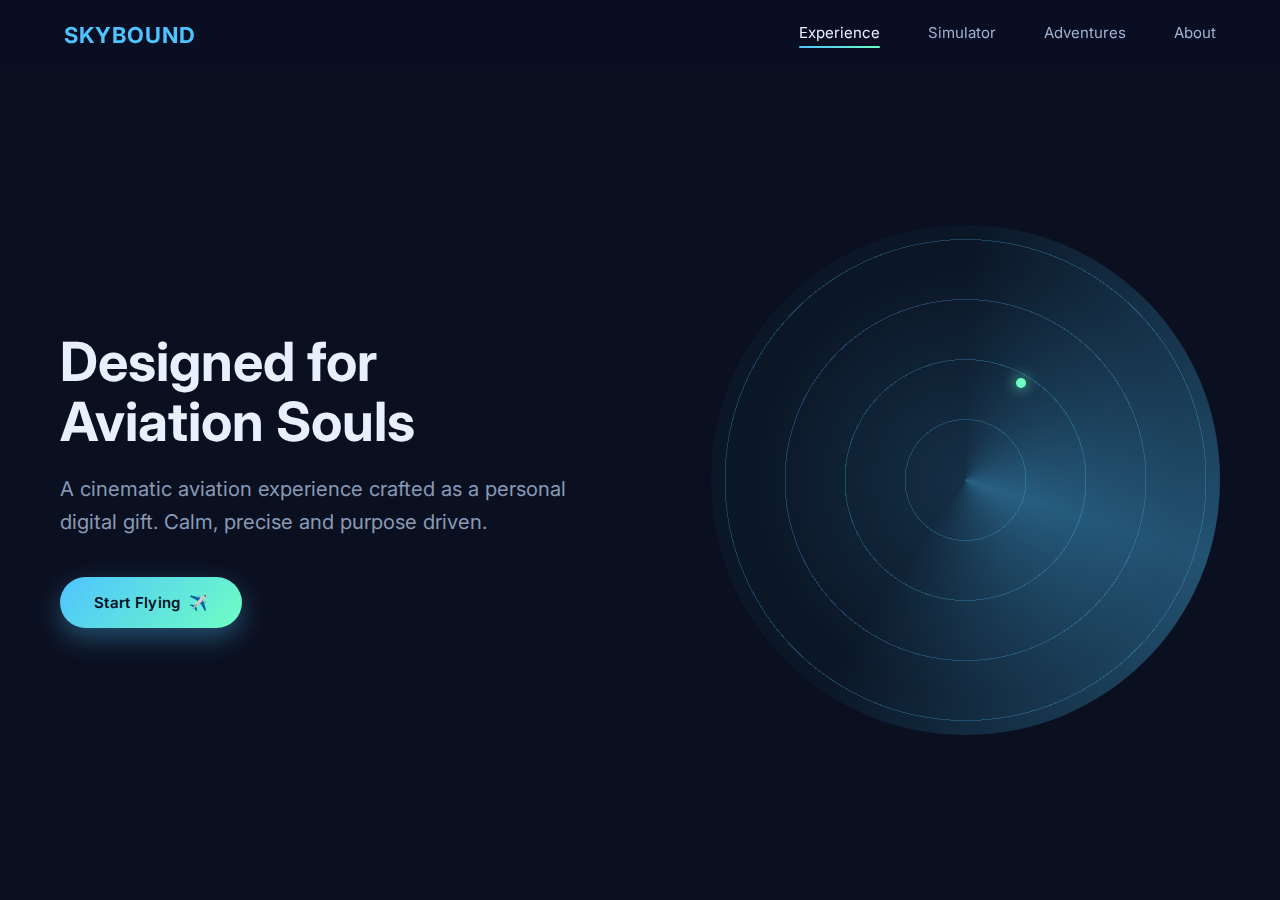
<file: index.html>
<!DOCTYPE html>
<html lang="en">
<head>
  <meta charset="UTF-8" />
  <meta name="viewport" content="width=device-width, initial-scale=1.0"/>
  <title>Skybound | Aviation Experience</title>

  <link href="https://fonts.googleapis.com/css2?family=Inter:wght@300;400;600;700&display=swap" rel="stylesheet">
  <link rel="stylesheet" href="style.css">
</head>
<body>
    <div id="page-transition"></div>


<header>
  <div class="logo">SKYBOUND</div>
  <nav>
    <a href="index.html" class="active">Experience</a>
    <a href="simulator.html">Simulator</a>
    <a href="adventures.html">Adventures</a>
    <a href="about.html">About</a>
  </nav>
</header>


<section class="hero">
  <div class="hero-text">
    <h1>Designed for<br>Aviation Souls</h1>
    <p>
      A cinematic aviation experience crafted as a personal digital gift.
      Calm, precise and purpose driven.
    </p>

    <a href="simulator.html" class="start-flying">
  <span>Start Flying</span>
  <i>✈️</i>
</a>

  </div>

  <div class="radar">
    <div class="plane-dot"></div>
  </div>
</section>
<script src="page-transition.js"></script>
<script src="master.js"></script>


</body>
</html>
</file>
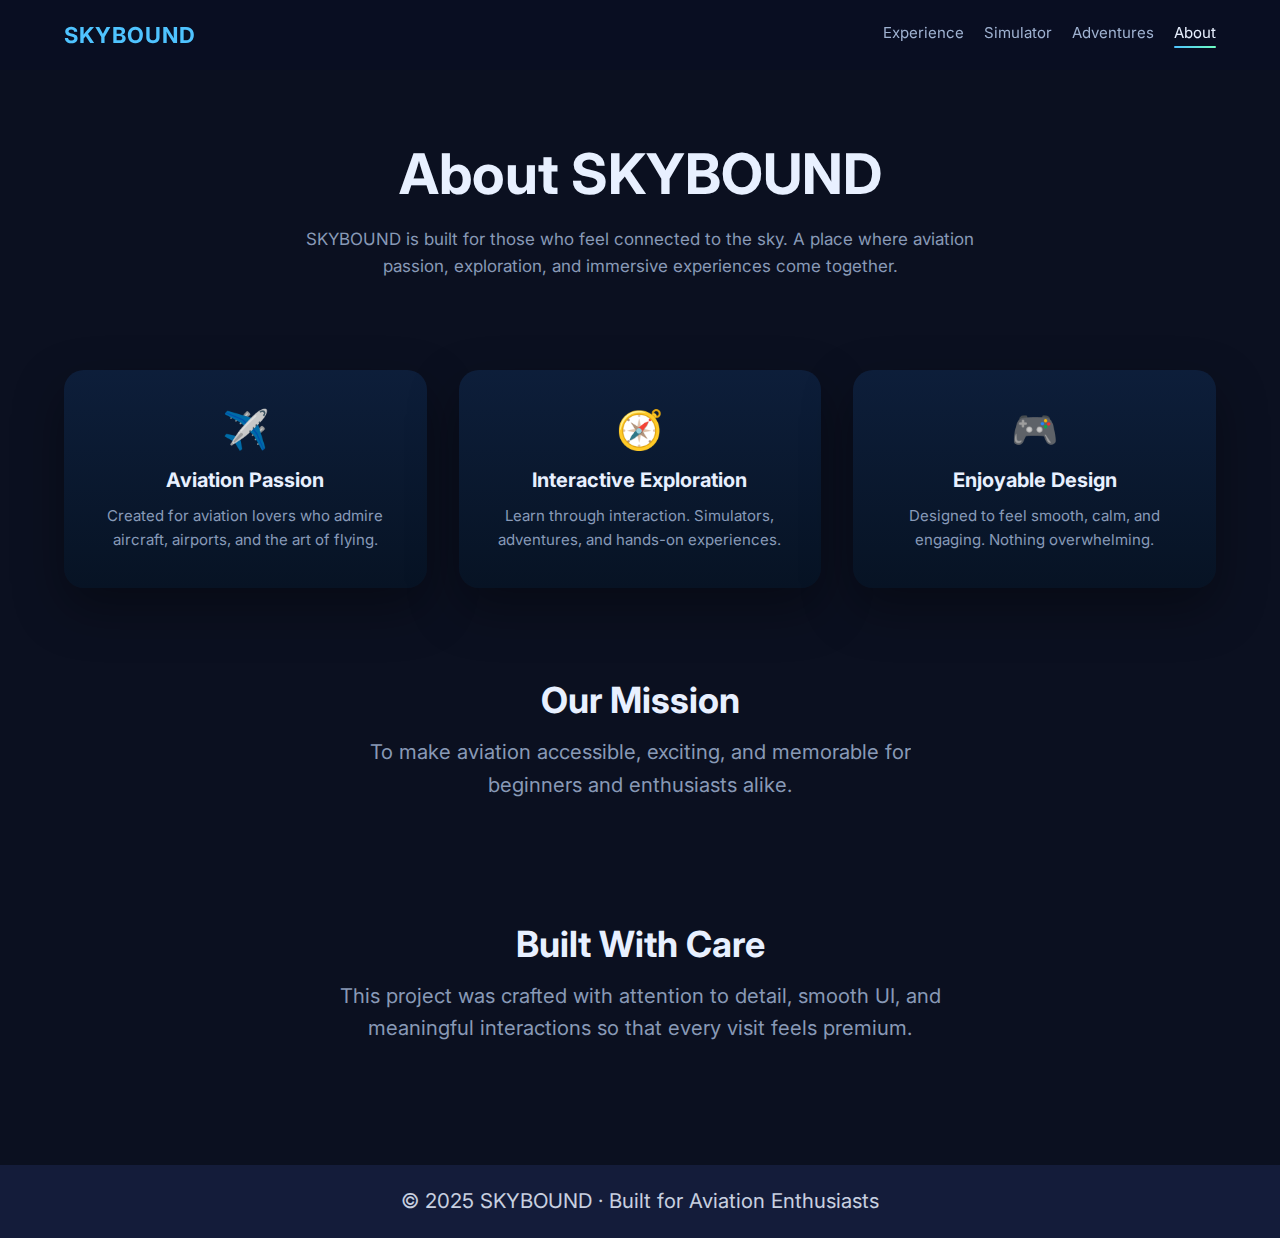
<file: about.html>
<!DOCTYPE html>
<html lang="en">
<head>
  <meta charset="UTF-8">
  <meta name="viewport" content="width=device-width, initial-scale=1.0">
  <title>About | SKYBOUND</title>

  <link href="https://fonts.googleapis.com/css2?family=Inter:wght@300;400;600;700&display=swap" rel="stylesheet">
  <link rel="stylesheet" href="about.css">
</head>
<body>
<div id="page-transition"></div>

<header>
  <div class="logo">SKYBOUND</div>
  <nav>
    <a href="index.html">Experience</a>
    <a href="simulator.html">Simulator</a>
    <a href="adventures.html">Adventures</a>
    <a class="active">About</a>
  </nav>
</header>

<main class="about-wrapper">

  <section class="intro">
    <h1>About SKYBOUND</h1>
    <p>
      SKYBOUND is built for those who feel connected to the sky.
      A place where aviation passion, exploration, and immersive
      experiences come together.
    </p>
  </section>

  <section class="pillars">
    <div class="pillar">
      <span>✈️</span>
      <h3>Aviation Passion</h3>
      <p>
        Created for aviation lovers who admire aircraft,
        airports, and the art of flying.
      </p>
    </div>

    <div class="pillar">
      <span>🧭</span>
      <h3>Interactive Exploration</h3>
      <p>
        Learn through interaction. Simulators, adventures,
        and hands-on experiences.
      </p>
    </div>

    <div class="pillar">
      <span>🎮</span>
      <h3>Enjoyable Design</h3>
      <p>
        Designed to feel smooth, calm, and engaging.
        Nothing overwhelming.
      </p>
    </div>
  </section>

  <section class="mission">
    <h2>Our Mission</h2>
    <p>
      To make aviation accessible, exciting, and memorable
      for beginners and enthusiasts alike.
    </p>
  </section>

  <section class="creator">
    <h2>Built With Care</h2>
    <p>
      This project was crafted with attention to detail, smooth UI,
      and meaningful interactions so that every visit feels premium.
    </p>
  </section>

</main>

<footer>
  <p>© 2025 SKYBOUND · Built for Aviation Enthusiasts</p>
</footer>
<script src="page-transition.js"></script>
<script src="master.js"></script>


</body>
</html>
</file>
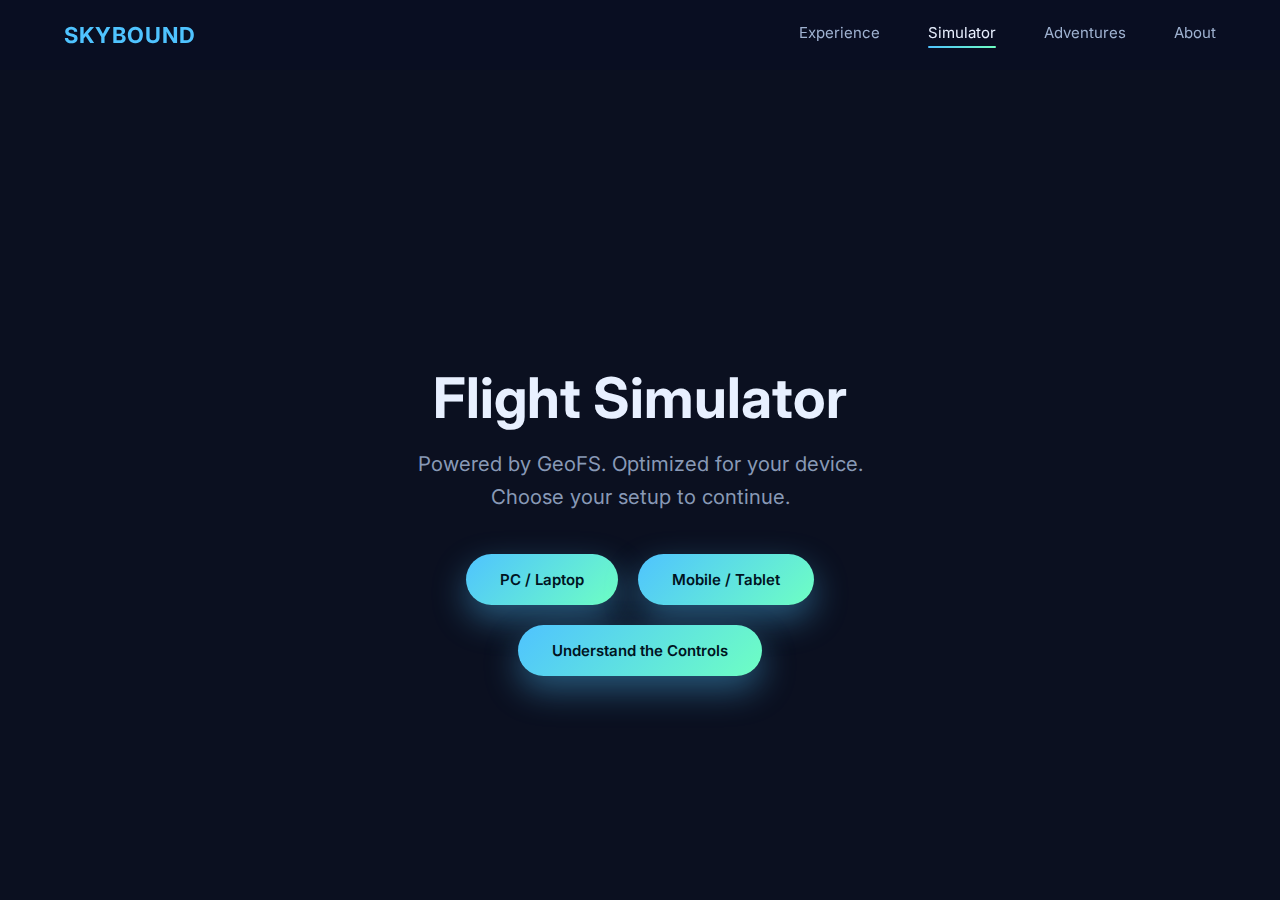
<file: simulator.html>
<!DOCTYPE html>
<html lang="en">
<head>
  <meta charset="UTF-8">
  <meta name="viewport" content="width=device-width, initial-scale=1.0">
  <title>Skybound | Simulator</title>
  <link href="https://fonts.googleapis.com/css2?family=Inter:wght@300;400;600;700&display=swap" rel="stylesheet">
  <link rel="stylesheet" href="simulator.css">
</head>
<body>
    <div id="page-transition"></div>


<header>
  <div class="logo">SKYBOUND</div>
  <nav>
    <a href="index.html">Experience</a>
    <a href="simulator.html" class="active">Simulator</a>
    <a href="adventures.html">Adventures</a>
    <a href="about.html">About</a>
  </nav>
</header>

<section class="sim-hero" id="deviceSelection">
  <h1>Flight Simulator</h1>
  <p>Powered by GeoFS. Optimized for your device.<br>Choose your setup to continue.</p>

  <div class="device-select">
    <button data-device="pc">PC / Laptop</button>
    <button data-device="mobile">Mobile / Tablet</button>
  </div>

  <!-- Controls button -->
  <button id="controlsBtn" class="controls-btn">Understand the Controls</button>

  <!-- Controls table container -->
  <div id="controlsTableContainer" class="controls-table-container hidden">
    <table class="controls-table">
      <thead>
        <tr>
          <th>PC / Laptop</th>
          <th>Mobile / Tablet</th>
          <th>More Info</th>
        </tr>
      </thead>
      <tbody>
        <tr>
          <td><span class="key">Arrow Keys</span>: Pitch up/down, Bank left/right</td>
          <td><span class="key">Swipe</span>: Move</td>
          <td rowspan="4">
            To know more controls:<br>
            - Official GeoFS website<br>
            - Or search on Google<br>
            For PC: Open the game → Options → Controls → Keyboard → Configure
          </td>
        </tr>
        <tr>
          <td><span class="key">+ / -</span>: Toggle Throttle</td>
          <td><span class="key">Touch Button</span>: Throttle</td>
        </tr>
        <tr>
          <td><span class="key">Brakes</span>: Have the button on screen</td>
          <td><span class="key">Brakes</span>: Have the button on screen</td>
        </tr>
        <tr>
          <td><span class="key">C</span>: Camera Change</td>
          <td><span class="key">Tap</span>: Camera Change</td>
        </tr>
      </tbody>
    </table>
    <button id="closeTableBtn" class="controls-btn">Close Table</button>
  </div>
</section>

<!-- Feedback modal -->
<section class="feedback hidden" id="feedbackSection">
  <h2>How was your experience?</h2>
  <div class="stars">
    <span data-value="1">★</span>
    <span data-value="2">★</span>
    <span data-value="3">★</span>
    <span data-value="4">★</span>
    <span data-value="5">★</span>
  </div>
  <textarea id="feedbackText" placeholder="Leave a comment (optional)"></textarea>
  <button id="submitFeedback" disabled>Submit Feedback</button>
</section>

<!-- Thank you screen -->
<section class="thanks hidden" id="thanksSection">
  <h1>Thanks for your feedback!</h1>
  <p>Redirecting to Experience page...</p>
</section>

<script>
const deviceButtons = document.querySelectorAll(".device-select button");
const hero = document.getElementById("deviceSelection");
const feedbackSection = document.getElementById("feedbackSection");
const thanksSection = document.getElementById("thanksSection");
const stars = document.querySelectorAll(".stars span");
const submitBtn = document.getElementById("submitFeedback");

let rating = 0;
let geofsWindow = null;
let checkGeoFS = null;

// Device selection logic
deviceButtons.forEach(btn => {
  btn.addEventListener("click", () => {
    const device = btn.dataset.device;
    hero.classList.add("fade-out");

    setTimeout(() => {
      hero.style.display = "block";

      const width = window.screen.availWidth;
      const height = window.screen.availHeight;
      const features = `width=${width},height=${height},top=0,left=0,scrollbars=no,resizable=yes`;

      if (device === "mobile") {
        geofsWindow = window.open(
          "https://www.geo-fs.com/geofs.php?controls=touch",
          "GeoFS",
          features
        );
      } else {
        geofsWindow = window.open(
          "https://www.geo-fs.com/geofs.php",
          "GeoFS",
          features
        );
      }

      // Check if GeoFS tab is closed
      checkGeoFS = setInterval(() => {
        if (geofsWindow && geofsWindow.closed) {
          clearInterval(checkGeoFS);
          showGeoFSClosedModal();
        }
      }, 500);
    }, 600);
  });
});

// GeoFS closed modal
function showGeoFSClosedModal() {
  if (!document.querySelector(".geofs-closed-modal")) {
    const modal = document.createElement("div");
    modal.className = "geofs-closed-modal";

    modal.innerHTML = `
      <p>GeoFS tab is closed by you. Please navigate back to the simulator or other tabs.</p>
      <button id="goToFeedback">Rate Us</button>
    `;

    document.body.appendChild(modal);

    const goBtn = document.getElementById("goToFeedback");
    goBtn.addEventListener("click", () => {
      modal.style.display = "none";
      feedbackSection.scrollIntoView({ behavior: "smooth" });
    });

    feedbackSection.classList.remove("hidden");
  }
}

// Star rating logic
stars.forEach(star => {
  star.addEventListener("click", () => {
    rating = parseInt(star.dataset.value);
    stars.forEach(s => {
      s.classList.toggle("active", parseInt(s.dataset.value) <= rating);
    });
    submitBtn.disabled = rating === 0;
  });
});

// Submit feedback
submitBtn.addEventListener("click", () => {
  feedbackSection.classList.add("fade-out");

  setTimeout(() => {
    feedbackSection.style.display = "none";
    feedbackSection.classList.remove("fade-out");

    thanksSection.classList.remove("hidden");

    setTimeout(() => {
      window.location.href = "index.html";
    }, 3000);
  }, 400);
});

// Controls table toggle with animations
const controlsBtn = document.getElementById("controlsBtn");
const controlsTableContainer = document.getElementById("controlsTableContainer");
const closeTableBtn = document.getElementById("closeTableBtn");

controlsBtn.addEventListener("click", () => {
  controlsBtn.classList.add("fade-out");
  setTimeout(() => {
    controlsBtn.classList.add("hidden");
    controlsBtn.classList.remove("fade-out");
    controlsTableContainer.classList.remove("hidden");
    controlsTableContainer.classList.add("fade-in");
  }, 300);
});

closeTableBtn.addEventListener("click", () => {
  controlsTableContainer.classList.remove("fade-in");
  controlsTableContainer.classList.add("fade-out");
  setTimeout(() => {
    controlsTableContainer.classList.add("hidden");
    controlsTableContainer.classList.remove("fade-out");
    controlsBtn.classList.remove("hidden");
    controlsBtn.classList.add("fade-in");
    setTimeout(() => controlsBtn.classList.remove("fade-in"), 300);
  }, 300);
});
</script>
<script src="page-transition.js"></script>
<script src="master.js"></script>


</body>
</html>
</file>
<file: style.css>
:root{
  --bg:#050b14;
  --panel:#0b1626;
  --accent:#4fc3ff;
  --accent-2:#6effc3;
  --text:#e8f0ff;
  --muted:#9fb2d1;
}

/* lock scroll */
html, body{
  height:100%;
  overflow:hidden;
}

*{
  margin:0;
  padding:0;
  box-sizing:border-box;
  font-family:Inter,system-ui,sans-serif;
}

body{
  background:radial-gradient(circle at top,#0c1a33,var(--bg) 60%);
  color:var(--text);
}

/* HEADER */
header{
  position:fixed;
  top:0;
  left:0;
  width:100%;
  padding:22px 40px;
  display:flex;
  justify-content:space-between;
  align-items:center;
  backdrop-filter:blur(14px);
  background:rgba(5,11,20,0.55);
  z-index:10;
}

.logo{
  font-size:22px;
  font-weight:700;
  letter-spacing:1px;
  color:var(--accent);
}

nav a{
  margin-left:28px;
  text-decoration:none;
  color:var(--muted);
  position:relative;
  cursor:default;
  transition:color .3s ease;
}

nav a::after{
  content:"";
  position:absolute;
  left:0;
  bottom:-6px;
  width:0;
  height:2px;
  background:linear-gradient(90deg,var(--accent),var(--accent-2));
  transition:width .3s ease;
}

nav a:hover{
  color:var(--text);
}

nav a:hover::after{
  width:100%;
}

nav a.active{
  color:var(--text);
}

nav a.active::after{
  width:100%;
}

/* HERO */
.hero{
  min-height:100vh;
  display:grid;
  grid-template-columns:1.2fr 1fr;
  align-items:center;
  padding:120px 60px 60px;
  gap:40px;
}

.hero-text h1{
  font-size:54px;
  line-height:1.1;
  margin-bottom:22px;
}

.hero-text p{
  max-width:520px;
  color:var(--muted);
  margin-bottom:38px;
}

/* START FLYING BUTTON */
.start-flying{
  position:relative;
  display:inline-flex;
  align-items:center;
  gap:12px;
  padding:16px 34px;
  border-radius:48px;
  border:none;
  cursor:pointer;
  font-weight:600;
  font-size:15px;
  letter-spacing:.3px;
  color:#00131f;
  background:linear-gradient(135deg,var(--accent),var(--accent-2));
  overflow:hidden;
  box-shadow:0 10px 26px rgba(79,195,255,.35);
  transition:transform .35s ease, box-shadow .35s ease;
  animation:idlePulse 3.5s ease-in-out infinite;
}

.start-flying::before{
  content:"";
  position:absolute;
  inset:0;
  background:linear-gradient(
    120deg,
    transparent 30%,
    rgba(255,255,255,.35),
    transparent 70%
  );
  transform:translateX(-120%);
  transition:transform .7s ease;
}

.start-flying:hover{
  transform:translateY(-3px) scale(1.02);
  box-shadow:0 20px 52px rgba(79,195,255,.55);
  background:linear-gradient(135deg,var(--accent-2),var(--accent));
}

.start-flying:hover::before{
  transform:translateX(120%);
}

.start-flying i{
  font-style:normal;
  transition:transform .4s ease;
}

.start-flying:hover i{
  transform:translateX(6px) rotate(-8deg);
}

.start-flying:active{
  transform:scale(.97);
}

@keyframes idlePulse{
  0%,100%{ box-shadow:0 10px 26px rgba(79,195,255,.35); }
  50%{ box-shadow:0 16px 36px rgba(79,195,255,.55); }
}

/* RADAR */
.radar{
  width:100%;
  aspect-ratio:1/1;
  border-radius:50%;
  background:
    radial-gradient(circle at center, rgba(79,195,255,0.15) 0%, transparent 60%),
    repeating-radial-gradient(circle at center, rgba(79,195,255,0.25) 0 1px, transparent 1px 60px),
    linear-gradient(#0b1626,#0b1626);
  position:relative;
  overflow:hidden;
  animation:glow 6s ease-in-out infinite;
}

.radar::before{
  content:"";
  position:absolute;
  inset:0;
  background:conic-gradient(
    from 0deg,
    rgba(79,195,255,0),
    rgba(79,195,255,0.35),
    rgba(79,195,255,0) 60%
  );
  animation:sweep 3.5s linear infinite;
}

.plane-dot{
  position:absolute;
  width:10px;
  height:10px;
  border-radius:50%;
  background:var(--accent-2);
  box-shadow:0 0 14px var(--accent-2);
  top:30%;
  left:60%;
  animation:blip 2s ease-in-out infinite;
}

@keyframes sweep{
  to{ transform:rotate(360deg); }
}

@keyframes glow{
  0%,100%{ box-shadow:0 0 40px rgba(79,195,255,.15); }
  50%{ box-shadow:0 0 70px rgba(79,195,255,.35); }
}

@keyframes blip{
  0%,100%{ opacity:.4; }
  50%{ opacity:1; }
}

/* RESPONSIVE */
@media(max-width:900px){
  .hero{
    grid-template-columns:1fr;
    text-align:center;
  }

  nav{
    display:none;
  }

  .radar{
    max-width:360px;
    margin:0 auto;
  }
}
.start-flying {
  text-decoration: none; /* removes underline */
  display: inline-flex;
  align-items: center;
  gap: 8px; /* space between text and icon */
  /* keep your existing styles like background, padding, border-radius, etc. */
}
/* ===== GLOBAL NAVBAR (DO NOT MODIFY) ===== */

header{
  position:fixed;
  top:0;
  left:0;
  width:100%;
  padding:22px 40px;
  display:flex;
  justify-content:space-between;
  align-items:center;
  backdrop-filter:blur(14px);
  background:rgba(5,11,20,0.55);
  z-index:1000;
}

.logo{
  font-size:22px;
  font-weight:700;
  letter-spacing:1px;
  color:var(--accent);
}

nav{
  display:flex;
  gap:28px;
}

nav a{
  position:relative;
  text-decoration:none;
  font-size:15px;
  color:var(--muted);
  padding-bottom:6px;
  transition:color .3s ease;
}

nav a::after{
  content:"";
  position:absolute;
  left:0;
  bottom:0;
  width:0%;
  height:2px;
  background:linear-gradient(90deg,var(--accent),var(--accent-2));
  transition:width .35s ease;
  border-radius:4px;
}

nav a:hover{
  color:var(--text);
}

nav a:hover::after{
  width:100%;
}

nav a.active{
  color:var(--text);
}

nav a.active::after{
  width:100%;
}

/* Mobile */
@media(max-width:900px){
  nav{
    display:none;
  }
}
/* ===== PAGE TRANSITION OVERLAY ===== */
#page-transition{
  position:fixed;
  inset:0;
  background:radial-gradient(circle at top,#0c1a33,#050b14 60%);
  z-index:9999;
  pointer-events:none;
  opacity:0;
  transform:scale(1.05);
  transition:opacity .6s ease, transform .6s ease;
}

/* When active */
#page-transition.active{
  opacity:1;
  transform:scale(1);
  pointer-events:auto;
}
/* ===== MASTER CSS ===== */
:root {
  --bg:#0b1020;
  --panel:#141c3a;
  --accent:#4fc3ff;
  --accent-2:#6effc3;
  --text:#e8f0ff;
  --muted:#9fb2d1;
}

* {margin:0; padding:0; box-sizing:border-box; font-family:Inter,Arial,sans-serif;}
body {background:var(--bg); color:var(--text); min-height:100vh; overflow-x:hidden;}

/* HEADER */
header {
  position: fixed; top:0; width:100%; height:70px;
  background: rgba(10,15,35,0.95); display:flex;
  align-items:center; justify-content:space-between; padding:0 5%;
  z-index:1000; backdrop-filter: blur(10px);
}
.logo {font-size:22px; font-weight:700; letter-spacing:1px;}
nav {display:flex; gap:20px; flex-wrap:wrap;}
nav button {
  background:none; border:none; color:#fff; font-size:15px;
  cursor:pointer; position:relative; padding:5px 0; min-width:80px;
}
nav button::after {
  content:""; position:absolute; left:0; bottom:-5px; width:0; height:2px;
  background:var(--accent); transition:width 0.3s ease;
}
nav button:hover::after, nav button.active::after {width:100%;}

/* MAIN CONTENT */
main {padding-top:90px;}
.page {display:none; min-height:calc(100vh - 90px); padding:5% 5%; animation:pageIn 0.45s ease;}
.page.active {display:block;}
@keyframes pageIn {from{opacity:0; transform:translateY(15px);} to{opacity:1; transform:translateY(0);}}

/* HEADINGS AND PARAGRAPHS */
h1 {font-size: calc(24px + 1.5vw); margin-bottom:15px;}
h2 {font-size: calc(20px + 1vw); margin-bottom:12px;}
p {max-width:900px; opacity:0.85; line-height:1.6; font-size:calc(14px + 0.5vw);}

/* GRID CARDS */
.grid-container, .quiz-cards, .airport-cards {display:grid; grid-template-columns:repeat(auto-fit,minmax(200px,1fr)); gap:20px; margin-top:20px;}
.card, .quiz-card, .airport-card {background: rgba(20,25,45,0.85); padding:15px; border-radius:12px; text-align:center; transition: transform 0.3s ease, box-shadow 0.3s ease; perspective:1000px; cursor:pointer;}
.card:hover, .quiz-card:hover, .airport-card:hover {transform:translateY(-5px); box-shadow:0 10px 30px rgba(79,195,255,0.5);}
.card img, .quiz-card .front img, .airport-card .front img {width:100%; border-radius:12px; height:auto;}

/* QUIZ FLIP */
.quiz-card {position:relative; height:150px;}
.quiz-card .front, .quiz-card .back, .airport-card .front, .airport-card .back {
  width:100%; border-radius:12px; height:150px; display:flex;
  align-items:center; justify-content:center; backface-visibility:hidden;
  font-weight:600; font-size:14px; position:absolute; top:0; left:0;
  transition:transform 0.6s;
}
.quiz-card .back, .airport-card .back {background: rgba(79,195,255,0.2); color:#fff; transform:rotateY(180deg); padding:10px; text-align:center;}
.quiz-card:hover .front {transform:rotateY(180deg);}
.quiz-card:hover .back {transform:rotateY(0deg);}
.airport-card:hover .front {transform:rotateY(180deg);}
.airport-card:hover .back {transform:rotateY(0deg);}

/* RESPONSIVE ADJUSTMENTS */
@media(max-width:1024px) {header{padding:0 4%;} nav{gap:15px;} h1{font-size:calc(22px + 1.2vw);} p{font-size:calc(13px + 0.4vw);}}
@media(max-width:768px) {header{padding:0 3%;} nav{gap:12px;} h1{font-size:28px;} p{font-size:16px;}}
@media(max-width:480px) {h1{font-size:24px;} p{font-size:14px;} nav button{min-width:60px; font-size:13px;}}
</file>
<file: about.css>
:root{
  --bg:#050b14;
  --panel:#0b1626;
  --accent:#4fc3ff;
  --accent-2:#6effc3;
  --text:#e8f0ff;
  --muted:#9fb2d1;
}

*{
  margin:0;
  padding:0;
  box-sizing:border-box;
  font-family:Inter,system-ui,sans-serif;
}

body{
  background:radial-gradient(circle at top,#0c1a33,var(--bg) 60%);
  color:var(--text);
  min-height:100vh;
}

/* ================= NAVBAR (GLOBAL SAME AS OTHER PAGES) ================= */

header{
  position:fixed;
  top:0;
  left:0;
  width:100%;
  padding:22px 40px;
  display:flex;
  justify-content:space-between;
  align-items:center;
  backdrop-filter:blur(14px);
  background:rgba(5,11,20,0.55);
  z-index:1000;
}

.logo{
  font-size:22px;
  font-weight:700;
  letter-spacing:1px;
  color:var(--accent);
}

nav{
  display:flex;
  gap:28px;
}

nav a{
  position:relative;
  text-decoration:none;
  font-size:15px;
  color:var(--muted);
  padding-bottom:6px;
  transition:color .3s ease;
}

nav a::after{
  content:"";
  position:absolute;
  left:0;
  bottom:0;
  width:0%;
  height:2px;
  background:linear-gradient(90deg,var(--accent),var(--accent-2));
  transition:width .35s ease;
  border-radius:4px;
}

nav a:hover{
  color:var(--text);
}

nav a:hover::after{
  width:100%;
}

nav a.active{
  color:var(--text);
}

nav a.active::after{
  width:100%;
}

@media(max-width:900px){
  nav{
    display:none;
  }
}

/* ================= ABOUT PAGE ================= */

.about-wrapper{
  padding-top:140px;
  max-width:1200px;
  margin:auto;
  padding-left:24px;
  padding-right:24px;
}

/* INTRO */
.intro{
  text-align:center;
  margin-bottom:90px;
  animation:fadeUp .8s ease forwards;
}

.intro h1{
  font-size:56px;
  margin-bottom:18px;
}

.intro p{
  max-width:680px;
  margin:auto;
  color:var(--muted);
  font-size:17px;
}

/* PILLARS */
.pillars{
  display:grid;
  grid-template-columns:repeat(auto-fit,minmax(260px,1fr));
  gap:32px;
  margin-bottom:90px;
}

.pillar{
  background:linear-gradient(180deg,#0d1e3a,#071324);
  border-radius:20px;
  padding:36px 28px;
  text-align:center;
  box-shadow:0 20px 50px rgba(0,0,0,.35);
  transition:transform .4s ease, box-shadow .4s ease;
}

.pillar:hover{
  transform:translateY(-8px);
  box-shadow:0 30px 80px rgba(79,195,255,.25);
}

.pillar span{
  font-size:38px;
  display:block;
  margin-bottom:16px;
}

.pillar h3{
  margin-bottom:12px;
  font-size:20px;
}

.pillar p{
  color:var(--muted);
  font-size:15px;
}

/* MISSION */
.mission{
  text-align:center;
  margin-bottom:120px;
  animation:fadeUp .9s ease forwards;
}

.mission h2{
  font-size:36px;
  margin-bottom:14px;
}

.mission p{
  max-width:620px;
  margin:auto;
  color:var(--muted);
}

/* creator */
.creator{
  text-align:center;
  margin-bottom:120px;
  animation:fadeUp .9s ease forwards;
}

.creator h2{
  font-size:36px;
  margin-bottom:14px;
}

.creator p{
  max-width:620px;
  margin:auto;
  color:var(--muted);
}

/* FOOTER */
footer{
  text-align:center;
  padding:28px 12px;
  background:#050b14;
  color:var(--muted);
  font-size:14px;
}

/* ANIMATION */
@keyframes fadeUp{
  from{
    opacity:0;
    transform:translateY(24px);
  }
  to{
    opacity:1;
    transform:translateY(0);
  }
}

/* RESPONSIVE */
@media(max-width:900px){
  .intro h1{
    font-size:42px;
  }

  .mission h2{
    font-size:28px;
  }
}
/* ===== PAGE TRANSITION OVERLAY ===== */
#page-transition{
  position:fixed;
  inset:0;
  background:radial-gradient(circle at top,#0c1a33,#050b14 60%);
  z-index:9999;
  pointer-events:none;
  opacity:0;
  transform:scale(1.05);
  transition:opacity .6s ease, transform .6s ease;
}

/* When active */
#page-transition.active{
  opacity:1;
  transform:scale(1);
  pointer-events:auto;
}
/* ===== MASTER CSS ===== */
:root {
  --bg:#0b1020;
  --panel:#141c3a;
  --accent:#4fc3ff;
  --accent-2:#6effc3;
  --text:#e8f0ff;
  --muted:#9fb2d1;
}

* {margin:0; padding:0; box-sizing:border-box; font-family:Inter,Arial,sans-serif;}
body {background:var(--bg); color:var(--text); min-height:100vh; overflow-x:hidden;}

/* HEADER */
header {
  position: fixed; top:0; width:100%; height:70px;
  background: rgba(10,15,35,0.95); display:flex;
  align-items:center; justify-content:space-between; padding:0 5%;
  z-index:1000; backdrop-filter: blur(10px);
}
.logo {font-size:22px; font-weight:700; letter-spacing:1px;}
nav {display:flex; gap:20px; flex-wrap:wrap;}
nav button {
  background:none; border:none; color:#fff; font-size:15px;
  cursor:pointer; position:relative; padding:5px 0; min-width:80px;
}
nav button::after {
  content:""; position:absolute; left:0; bottom:-5px; width:0; height:2px;
  background:var(--accent); transition:width 0.3s ease;
}
nav button:hover::after, nav button.active::after {width:100%;}

/* MAIN CONTENT */
main {padding-top:90px;}
.page {display:none; min-height:calc(100vh - 90px); padding:5% 5%; animation:pageIn 0.45s ease;}
.page.active {display:block;}
@keyframes pageIn {from{opacity:0; transform:translateY(15px);} to{opacity:1; transform:translateY(0);}}

/* HEADINGS AND PARAGRAPHS */
h1 {font-size: calc(24px + 1.5vw); margin-bottom:15px;}
h2 {font-size: calc(20px + 1vw); margin-bottom:12px;}
p {max-width:900px; opacity:0.85; line-height:1.6; font-size:calc(14px + 0.5vw);}

/* GRID CARDS */
.grid-container, .quiz-cards, .airport-cards {display:grid; grid-template-columns:repeat(auto-fit,minmax(200px,1fr)); gap:20px; margin-top:20px;}
.card, .quiz-card, .airport-card {background: rgba(20,25,45,0.85); padding:15px; border-radius:12px; text-align:center; transition: transform 0.3s ease, box-shadow 0.3s ease; perspective:1000px; cursor:pointer;}
.card:hover, .quiz-card:hover, .airport-card:hover {transform:translateY(-5px); box-shadow:0 10px 30px rgba(79,195,255,0.5);}
.card img, .quiz-card .front img, .airport-card .front img {width:100%; border-radius:12px; height:auto;}

/* QUIZ FLIP */
.quiz-card {position:relative; height:150px;}
.quiz-card .front, .quiz-card .back, .airport-card .front, .airport-card .back {
  width:100%; border-radius:12px; height:150px; display:flex;
  align-items:center; justify-content:center; backface-visibility:hidden;
  font-weight:600; font-size:14px; position:absolute; top:0; left:0;
  transition:transform 0.6s;
}
.quiz-card .back, .airport-card .back {background: rgba(79,195,255,0.2); color:#fff; transform:rotateY(180deg); padding:10px; text-align:center;}
.quiz-card:hover .front {transform:rotateY(180deg);}
.quiz-card:hover .back {transform:rotateY(0deg);}
.airport-card:hover .front {transform:rotateY(180deg);}
.airport-card:hover .back {transform:rotateY(0deg);}

/* RESPONSIVE ADJUSTMENTS */
@media(max-width:1024px) {header{padding:0 4%;} nav{gap:15px;} h1{font-size:calc(22px + 1.2vw);} p{font-size:calc(13px + 0.4vw);}}
@media(max-width:768px) {header{padding:0 3%;} nav{gap:12px;} h1{font-size:28px;} p{font-size:16px;}}
@media(max-width:480px) {h1{font-size:24px;} p{font-size:14px;} nav button{min-width:60px; font-size:13px;}}
footer {
  text-align: center;
  padding: 20px 0; /* vertical spacing */
  background-color: var(--panel); /* optional: match your site panel color */
  color: var(--text); /* matches your text color */
  font-size: 14px;
  position: relative; /* ensures it stays below content */
}
footer {
  display: flex;
  justify-content: center; /* centers horizontally */
  align-items: center;     /* centers vertically */
  width: 100%;
  padding: 20px 0;
  background-color: var(--panel); /* optional: matches site style */
  color: var(--text);
  font-size: 14px;
  position: relative;
}
</file>
<file: simulator.css>
:root{
  --bg:#050b14;
  --panel:#0b1626;
  --accent:#4fc3ff;
  --accent-2:#6effc3;
  --text:#e8f0ff;
  --muted:#9fb2d1;
}

*{
  margin:0;
  padding:0;
  box-sizing:border-box;
  font-family:Inter,system-ui,sans-serif;
}

body{
  background:radial-gradient(circle at top,#0c1a33,var(--bg) 60%);
  color:var(--text);
  min-height:100vh;
}

/* HEADER */
header{
  position:fixed;
  top:0;
  left:0;
  width:100%;
  padding:22px 40px;
  display:flex;
  justify-content:space-between;
  align-items:center;
  backdrop-filter:blur(14px);
  background:rgba(5,11,20,0.55);
  z-index:10;
}

.logo{
  font-size:22px;
  font-weight:700;
  letter-spacing:1px;
  color:var(--accent);
}

nav a{
  margin-left:28px;
  text-decoration:none;
  color:var(--muted);
  position:relative;
}

nav a.active,
nav a:hover{
  color:var(--text);
}

/* HERO */
.sim-hero{
  min-height:100vh;
  padding-top:140px;
  display:flex;
  flex-direction:column;
  align-items:center;
  justify-content:center;
  text-align:center;
  transition:opacity .6s ease, transform .6s ease;
}

.sim-hero.fade-out{
  opacity:0;
  transform:scale(.98);
}

.sim-hero h1{
  font-size:56px;
  margin-bottom:16px;
}

.sim-hero p{
  max-width:520px;
  color:var(--muted);
  margin-bottom:40px;
}

/* DEVICE BUTTONS */
.device-select{
  display:flex;
  gap:20px;
  flex-wrap:wrap;
  justify-content:center;
}

.device-select button{
  padding:16px 34px;
  border-radius:44px;
  border:none;
  cursor:pointer;
  font-weight:600;
  font-size:15px;
  color:#00131f;
  background:linear-gradient(135deg,var(--accent),var(--accent-2));
  box-shadow:0 14px 34px rgba(79,195,255,.4);
  transition:.35s;
}

.device-select button:hover{
  transform:translateY(-3px);
  box-shadow:0 24px 60px rgba(79,195,255,.6);
}

/* CONTROLS BUTTON */
.controls-btn {
  margin-top: 20px;
  padding: 16px 34px;
  border-radius: 44px;
  border: none;
  cursor: pointer;
  font-weight: 600;
  font-size: 15px;
  color: #00131f;
  background: linear-gradient(135deg, var(--accent), var(--accent-2));
  box-shadow: 0 14px 34px rgba(79,195,255,.4);
  transition: .35s;
}

.controls-btn:hover {
  transform: translateY(-3px);
  box-shadow: 0 24px 60px rgba(79,195,255,.6);
}

/* HIDDEN CLASS */
.hidden {
  display: none !important;
}

/* ANIMATIONS */
.fade-in{
  animation: fadeIn 0.3s forwards;
}

.fade-out{
  animation: fadeOut 0.3s forwards;
}

@keyframes fadeIn{
  0%{opacity:0; transform:translateY(-10px);}
  100%{opacity:1; transform:translateY(0);}
}

@keyframes fadeOut{
  0%{opacity:1; transform:translateY(0);}
  100%{opacity:0; transform:translateY(-10px);}
}

/* CONTROLS TABLE */
.controls-table-container {
  margin-top: 20px;
  display: flex;
  flex-direction: column;
  align-items: center;
}

.controls-table {
  width: 95%;
  max-width: 900px;
  border-collapse: collapse;
  margin-bottom: 16px;
  background: var(--panel);
  border-radius: 12px;
  overflow: hidden;
}

.controls-table th,
.controls-table td {
  padding: 12px 16px;
  text-align: center;
  color: var(--text);
  border-bottom: 1px solid rgba(255,255,255,0.1);
}

.controls-table th {
  background: var(--accent);
  color: #00131f;
  font-weight: 600;
}

.controls-table tr:last-child td {
  border-bottom: none;
}

/* KEY COLORS */
.controls-table td .key {
  color: var(--accent-2);
  font-weight: 700;
}

/* MORE INFO COLUMN */
.controls-table td:nth-child(3) {
  text-align: left;
  color: var(--muted);
  font-size: 14px;
  line-height: 1.5;
}

/* FEEDBACK */
.feedback{
  min-height:100vh;
  display:flex;
  flex-direction:column;
  align-items:center;
  justify-content:center;
  text-align:center;
  gap:20px;
  opacity:1;
  transition:opacity .4s ease, transform .4s ease;
}

.feedback.fade-out{
  opacity:0;
  transform:scale(.98);
}

.stars span{
  font-size:36px;
  cursor:pointer;
  color:var(--muted);
  transition:.3s;
}

.stars span.active{
  color:var(--accent-2);
}

#feedbackText{
  width:300px;
  max-width:90%;
  height:80px;
  border-radius:12px;
  border:none;
  padding:12px;
  font-size:14px;
  resize:none;
}

#submitFeedback{
  padding:14px 32px;
  border-radius:40px;
  border:none;
  font-weight:600;
  cursor:pointer;
  font-size:15px;
  color:#00131f;
  background:linear-gradient(135deg,var(--accent),var(--accent-2));
  box-shadow:0 14px 34px rgba(79,195,255,.4);
  transition:.35s;
}

#submitFeedback:disabled{
  opacity:.5;
  cursor:not-allowed;
}

#submitFeedback:hover:not(:disabled){
  transform:translateY(-3px);
  box-shadow:0 24px 60px rgba(79,195,255,.6);
}

/* THANKS SCREEN */
.thanks{
  min-height:100vh;
  display:flex;
  flex-direction:column;
  align-items:center;
  justify-content:center;
  text-align:center;
  gap:12px;
}

.thanks.hidden,
.feedback.hidden{
  display:none;
}

/* GEOFS CLOSED MODAL */
.geofs-closed-modal {
  position:fixed;
  top:50%;
  left:50%;
  transform:translate(-50%,-50%);
  width:320px;
  max-width:90%;
  padding:24px 28px;
  background:linear-gradient(135deg,#4fc3ff,#6effc3);
  color:#00131f;
  font-size:18px;
  font-weight:600;
  border-radius:16px;
  text-align:center;
  box-shadow:0 16px 40px rgba(79,195,255,.5);
  z-index:9999;
  pointer-events:auto;
  display:flex;
  flex-direction:column;
  gap:16px;
}

.geofs-closed-modal button {
  padding:12px 28px;
  font-weight:600;
  font-size:15px;
  border:none;
  border-radius:40px;
  background:#00131f;
  color:var(--accent-2);
  cursor:pointer;
  transition:.3s;
}

.geofs-closed-modal button:hover {
  transform:translateY(-2px);
  box-shadow:0 8px 20px rgba(0,0,0,.3);
}

/* RESPONSIVE */
@media(max-width:900px){
  header{
    padding:18px 24px;
  }

  nav{
    display:none;
  }

  .sim-hero h1{
    font-size:42px;
  }

  .stars span{
    font-size:28px;
  }

  #feedbackText{
    height:60px;
  }

  .controls-table td:nth-child(3){
    font-size:12px;
  }
}
/* ===== GLOBAL NAVBAR (DO NOT MODIFY) ===== */

header{
  position:fixed;
  top:0;
  left:0;
  width:100%;
  padding:22px 40px;
  display:flex;
  justify-content:space-between;
  align-items:center;
  backdrop-filter:blur(14px);
  background:rgba(5,11,20,0.55);
  z-index:1000;
}

.logo{
  font-size:22px;
  font-weight:700;
  letter-spacing:1px;
  color:var(--accent);
}

nav{
  display:flex;
  gap:28px;
}

nav a{
  position:relative;
  text-decoration:none;
  font-size:15px;
  color:var(--muted);
  padding-bottom:6px;
  transition:color .3s ease;
}

nav a::after{
  content:"";
  position:absolute;
  left:0;
  bottom:0;
  width:0%;
  height:2px;
  background:linear-gradient(90deg,var(--accent),var(--accent-2));
  transition:width .35s ease;
  border-radius:4px;
}

nav a:hover{
  color:var(--text);
}

nav a:hover::after{
  width:100%;
}

nav a.active{
  color:var(--text);
}

nav a.active::after{
  width:100%;
}

/* Mobile */
@media(max-width:900px){
  nav{
    display:none;
  }
}
/* ===== PAGE TRANSITION OVERLAY ===== */
#page-transition{
  position:fixed;
  inset:0;
  background:radial-gradient(circle at top,#0c1a33,#050b14 60%);
  z-index:9999;
  pointer-events:none;
  opacity:0;
  transform:scale(1.05);
  transition:opacity .6s ease, transform .6s ease;
}

/* When active */
#page-transition.active{
  opacity:1;
  transform:scale(1);
  pointer-events:auto;
}
/* ===== MASTER CSS ===== */
:root {
  --bg:#0b1020;
  --panel:#141c3a;
  --accent:#4fc3ff;
  --accent-2:#6effc3;
  --text:#e8f0ff;
  --muted:#9fb2d1;
}

* {margin:0; padding:0; box-sizing:border-box; font-family:Inter,Arial,sans-serif;}
body {background:var(--bg); color:var(--text); min-height:100vh; overflow-x:hidden;}

/* HEADER */
header {
  position: fixed; top:0; width:100%; height:70px;
  background: rgba(10,15,35,0.95); display:flex;
  align-items:center; justify-content:space-between; padding:0 5%;
  z-index:1000; backdrop-filter: blur(10px);
}
.logo {font-size:22px; font-weight:700; letter-spacing:1px;}
nav {display:flex; gap:20px; flex-wrap:wrap;}
nav button {
  background:none; border:none; color:#fff; font-size:15px;
  cursor:pointer; position:relative; padding:5px 0; min-width:80px;
}
nav button::after {
  content:""; position:absolute; left:0; bottom:-5px; width:0; height:2px;
  background:var(--accent); transition:width 0.3s ease;
}
nav button:hover::after, nav button.active::after {width:100%;}

/* MAIN CONTENT */
main {padding-top:90px;}
.page {display:none; min-height:calc(100vh - 90px); padding:5% 5%; animation:pageIn 0.45s ease;}
.page.active {display:block;}
@keyframes pageIn {from{opacity:0; transform:translateY(15px);} to{opacity:1; transform:translateY(0);}}

/* HEADINGS AND PARAGRAPHS */
h1 {font-size: calc(24px + 1.5vw); margin-bottom:15px;}
h2 {font-size: calc(20px + 1vw); margin-bottom:12px;}
p {max-width:900px; opacity:0.85; line-height:1.6; font-size:calc(14px + 0.5vw);}

/* GRID CARDS */
.grid-container, .quiz-cards, .airport-cards {display:grid; grid-template-columns:repeat(auto-fit,minmax(200px,1fr)); gap:20px; margin-top:20px;}
.card, .quiz-card, .airport-card {background: rgba(20,25,45,0.85); padding:15px; border-radius:12px; text-align:center; transition: transform 0.3s ease, box-shadow 0.3s ease; perspective:1000px; cursor:pointer;}
.card:hover, .quiz-card:hover, .airport-card:hover {transform:translateY(-5px); box-shadow:0 10px 30px rgba(79,195,255,0.5);}
.card img, .quiz-card .front img, .airport-card .front img {width:100%; border-radius:12px; height:auto;}

/* QUIZ FLIP */
.quiz-card {position:relative; height:150px;}
.quiz-card .front, .quiz-card .back, .airport-card .front, .airport-card .back {
  width:100%; border-radius:12px; height:150px; display:flex;
  align-items:center; justify-content:center; backface-visibility:hidden;
  font-weight:600; font-size:14px; position:absolute; top:0; left:0;
  transition:transform 0.6s;
}
.quiz-card .back, .airport-card .back {background: rgba(79,195,255,0.2); color:#fff; transform:rotateY(180deg); padding:10px; text-align:center;}
.quiz-card:hover .front {transform:rotateY(180deg);}
.quiz-card:hover .back {transform:rotateY(0deg);}
.airport-card:hover .front {transform:rotateY(180deg);}
.airport-card:hover .back {transform:rotateY(0deg);}

/* RESPONSIVE ADJUSTMENTS */
@media(max-width:1024px) {header{padding:0 4%;} nav{gap:15px;} h1{font-size:calc(22px + 1.2vw);} p{font-size:calc(13px + 0.4vw);}}
@media(max-width:768px) {header{padding:0 3%;} nav{gap:12px;} h1{font-size:28px;} p{font-size:16px;}}
@media(max-width:480px) {h1{font-size:24px;} p{font-size:14px;} nav button{min-width:60px; font-size:13px;}}
</file>
